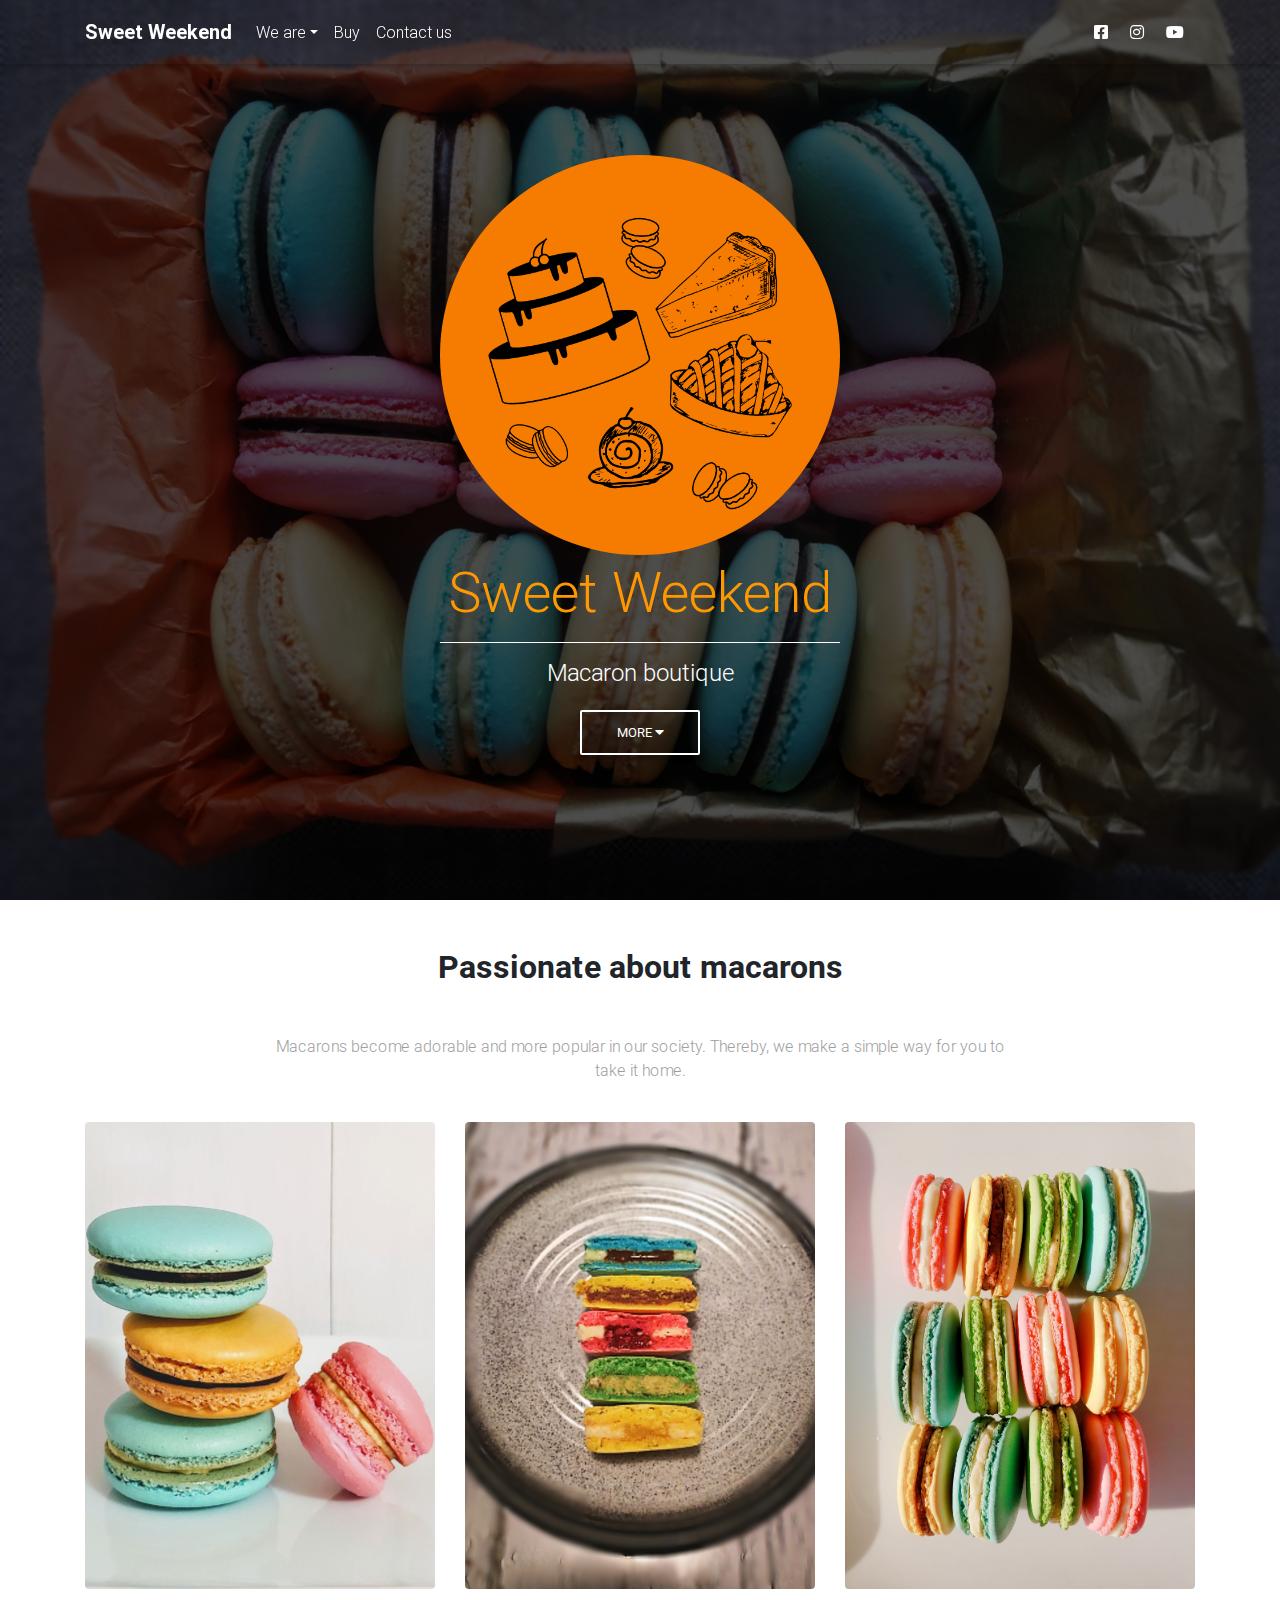
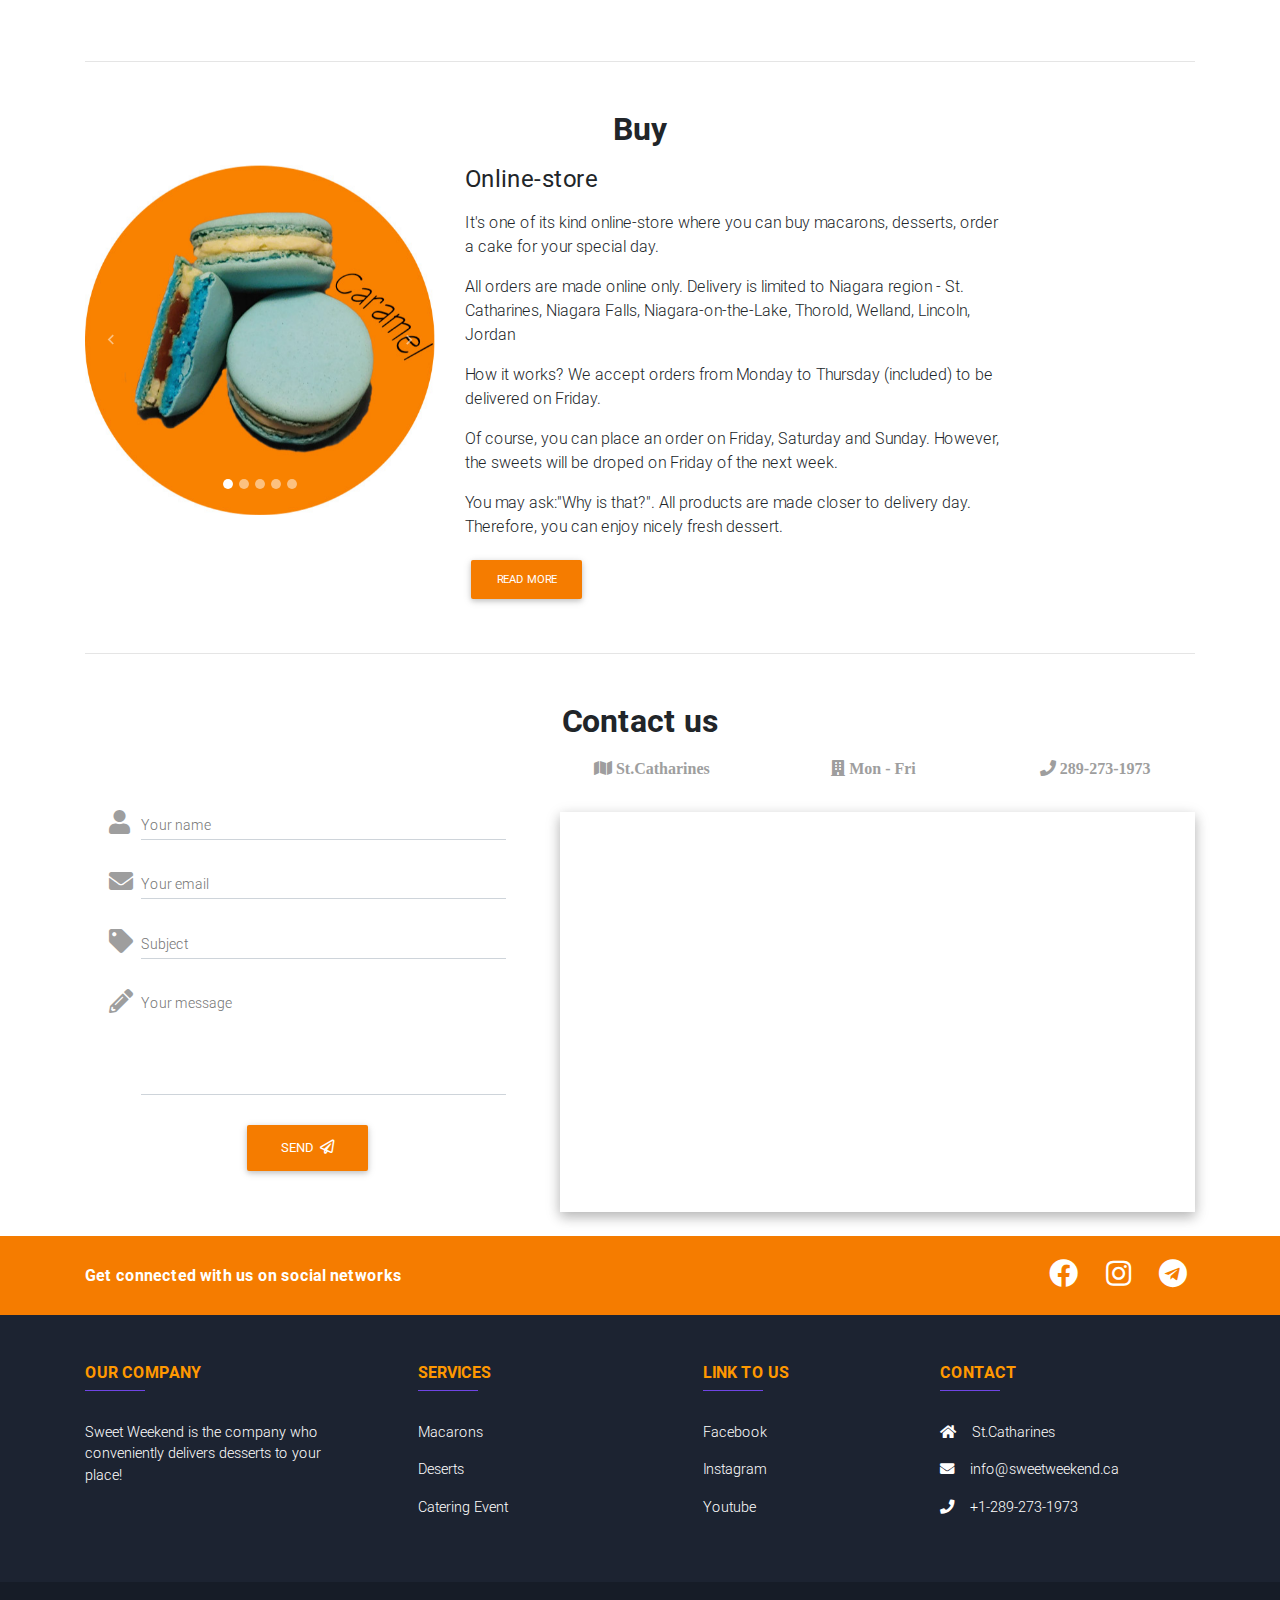
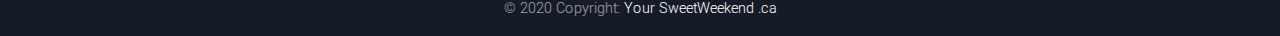
<file: index.html>
<!DOCTYPE html>
<html lang="en">

<head>
  <meta charset="utf-8">
  <meta name="viewport" content="width=device-width, initial-scale=1, shrink-to-fit=no">
  <meta http-equiv="x-ua-compatible" content="ie=edge">
  <title>SweetWeekend</title>
  <!-- Font Awesome -->
  <link rel="stylesheet" href="https://use.fontawesome.com/releases/v5.8.1/css/all.css">
  <!-- Bootstrap core CSS -->
  <link href="css/bootstrap.min.css" rel="stylesheet">
  <!-- Material Design Bootstrap -->
  <link href="css/mdb.min.css" rel="stylesheet">
  <!-- Your custom styles (optional) -->
  <link href="css/style.css" rel="stylesheet">
</head>

<body>

<header>
  <!-- Navigation bar -->
  <nav class="navbar fixed-top navbar-expand-lg navbar-dark scrolling-navbar">
    <div class="container">
      <a href="#" class="navbar-brand font-weight-bold">Sweet Weekend</a>

      <button class="navbar-toggler third-button white" type="button" data-toggle="collapse" data-target="#basicExampleNav"
          aria-controls="basicExampleNav" aria-expanded="false" aria-label="Toggle navigation">
          <div class="animated-icon3"><span></span><span></span><span></span></div>
        </button> 


      <div class="collapse navbar-collapse" id="basicExampleNav">
        <ul class="navbar-nav mr-auto smooth-scroll">
          <li class="nav-item dropdown">
            <a class="nav-link dropdown-toggle waves-effect waves-light" id="basicExampleNav" data-toggle="dropdown" aria-haspopup="true" aria-expanded="false" href="#we_are">We are</a>
            <div class="dropdown-menu orange" aria-labelledby="basicExampleNav">
              <a href="pages/coming_soon.html" class="dropdown-item waves-effect waves-light">Macarons</a>
              <a href="pages/coming_soon.html" class="dropdown-item waves-effect waves-light">Deserts</a>
              <a href="pages/coming_soon.html" class="dropdown-item waves-effect waves-light">Catering Event</a>
            </div>         
          </li>          
          <li class="nav-item">
            <a href="#buy" class="nav-link waves-effect waves-light">Buy</a>
          </li>
          <li class="nav-item">
            <a href="#contact" class="nav-link waves-effect waves-light">Contact us</a>
          </li>
        </ul>

        <ul class="navbar-nav nav-flex-icons">
          <li class="nav-item">
            <a href="https://www.facebook.com/Sweet-Weekend-104782627948735" class="nav-link waves-effect waves-light">
              <i class="fab fa-facebook-square"></i>
            </a>
          </li>
          <li class="nav-item">
            <a href="pages/coming_soon.html" class="nav-link waves-effect waves-light">
              <i class="fab fa-instagram"></i>
            </a>
          </li>
          <li class="nav-item">
            <a href="pages/coming_soon.html" class="nav-link waves-effect waves-light">
              <i class="fab fa-youtube"></i>
            </a>
          </li>
        </ul>
    </div>
  </nav>
  <!-- First Page -->
  <div id="intro" class="view">
    <div class="mask rgba-black-strong">
      <div class="container-fluid d-flex align-items-center justify-content-center h-100">
        <div class="row justify-content-center">
          <div class="col-10 col-md-10 col-lg-12 text-center">
            <img class="img-fluid rounded-circle opacity mt-3 d-block responsive" src="img/sw_logo_square.png" alt="Logo image">
            <h2 class="display-4 font-weight orange-text pt-1 mb-2">Sweet Weekend</h2>
            <hr class="hr-light">
            <h4 class="white-text my-3">Macaron boutique</h4>
            <a href="pages/coming_soon.html"  class="btn btn-outline-white waves-effect waves-light" role="button">
            More <i class="fas fa-caret-down"></i></a>
          </div>
        </div>
      </div>
    </div>
  </div>
</header> 

<main class="mt-5">
  <div class="container">
    <section id="Passion" class="text-center">
      <h2 class="mb-5 font-weight-bold">Passionate about macarons</h2>
      <div class="row d-flex justify-content-center mb-4">
        <div class="col-md-8">
          <p class="grey-text">
            Macarons become adorable and more popular in our society. Thereby, we make a simple way for you to take it home.
          </p>
        </div>
      </div>
      <div class="row">
        <div class="col-lg-4 col-md-6 mb-4">
          <div class="view overlay zoom">
            <img src="img/gallery/Macarons/row/mac_pyr.jpg" alt="Column" class="img-fluid rounded">
            <div class="mask flex-center"></div>
          </div>         
        </div>
        <div class="col-lg-4 col-md-6 mb-4">
          <div class="view overlay zoom">
            <img src="img/gallery/Macarons/row/mac_col.jpg" alt="Cut_view" class="img-fluid rounded">
            <div class="mask flex-center"></div>
          </div>          
        </div>
        <div class="col-lg-4 col-md-6 mb-4">
          <div class="view overlay zoom">
            <img src="img/gallery/Macarons/row/mac_grp1.jpg" alt="Sides" class="img-fluid rounded">
            <div class="mask flex-center"></div>
          </div>         
        </div>
        
      </div>
    </section>

    <hr class="my-5">

    <section id="buy">
      <h2 class="mb-3 font-weight-bold text-center">Buy</h2>
      <div class="row">
        <div class="col-lg-4 col-md-6 mb-4">
          <div id="carousel-example-1z" class="carousel slide carousel-fade" data-ride="carousel">
            <ol class="carousel-indicators">
              <li data-target="#carousel-example-1z" data-slide-to="0" class="active"></li>
              <li data-target="#carousel-example-1z" data-slide-to="1" class=""></li>
              <li data-target="#carousel-example-1z" data-slide-to="2" class=""></li>
              <li data-target="#carousel-example-1z" data-slide-to="3" class=""></li>
              <li data-target="#carousel-example-1z" data-slide-to="4" class=""></li>
            </ol>
            <div class="carousel-inner" role="listbox">
              <div class="carousel-item active">
                <img class="d-block w-100" src="img/gallery/Macarons/online_store/mac_carm_2.jpg" alt="">
              </div>
              <div class="carousel-item">
                <img class="d-block w-100" src="img/gallery/Macarons/online_store/mac_cho_2.jpg" alt="">
              </div>
              <div class="carousel-item">
                <img class="d-block w-100" src="img/gallery/Macarons/online_store/mac_strw_2.jpg" alt="">
              </div>
              <div class="carousel-item">
                <img class="d-block w-100" src="img/gallery/Macarons/online_store/mac_pis_2.jpg" alt="">
              </div>
              <div class="carousel-item">
                <img class="d-block w-100" src="img/gallery/Macarons/online_store/mac_lem_2.jpg" alt="">
              </div>
            </div>

            <a href="#carousel-example-1z" class="carousel-control-prev" role="button" data-slide="prev">
              <span class="carousel-control-prev-icon" area-hidden="true"></span>
            </a>
            <a href="#carousel-example-1z" class="carousel-control-next" role="button" data-slide="next">
              <span class="carousel-control-next-icon" area-hidden="true"></span>
            </a>
          </div>
        </div>
<!-- Online-store -->
        <div class="col-md-6">
          <h4 class="mb-3">
            <strong>Online-store</strong>
            </h4>
              <p>It's one of its kind online-store where you can buy macarons, desserts, order a cake for your special day.</p>
              <p>All orders are made online only. Delivery is limited to Niagara region - St. Catharines, Niagara Falls, Niagara-on-the-Lake, Thorold, Welland, Lincoln, Jordan</p>
              <p>How it works? We accept orders from Monday to Thursday (included) to be delivered on Friday.</p>
              <p>Of course, you can place an order on Friday, Saturday and Sunday. However, the sweets will be droped on Friday of the next week.</p>
              <p>You may ask:"Why is that?". All products are made closer to delivery day. Therefore, you can enjoy nicely fresh dessert.</p>
              <a href="#" class="btn btn-orange btn-md waves-effect waves-light">Read more</a>
        </div>
      </div>
    </section>
    <hr class="my-5">
<!-- Contact -->
    <section id="contact">
      <h2 class="mb-3 font-weight-bold text-center">Contact us</h2>
      <div class="row">
        <div class="col-lg-5 col-md-12">
          <form class="p-4" action="contact-form-process.php" method="POST">
            <div class="md-form form-sm">
              <i class="fa fa-user prefix grey-text"></i>
              <input type="text" id="name" name="name" class="form-control form-control-sm">
              <label for="name">Your name</label>
            </div>
            <div class="md-form form-sm">
              <i class="fa fa-envelope prefix grey-text"></i>
              <input type="text" id="email" name="email" class="form-control form-control-sm">
              <label for="email">Your email</label>
            </div>
            <div class="md-form form-sm">
              <i class="fa fa-tag prefix grey-text"></i>
              <input type="text" id="subject" name="subject" class="form-control form-control-sm">
              <label for="subject">Subject</label>
            </div>
            <div class="md-form form-sm">
              <i class="fas fa-pencil-alt prefix grey-text"></i>
              <textarea type="text" id="message" name="message" class="md-textarea form-control form-control-sm" rows="3"></textarea> 
              <label for="message">Your message</label>
            </div>
            <div class="text-center mt-4">
              <a href="https://t.me/sweetweekend">
                <button class="btn btn-orange waves-effect waves-light">Send <i class="far fa-paper-plane ml-1"></i></button>
              </a>
            </div>
          </form>
        </div>
<!-- Text and Map -->        
        <div class="col-lg-7 col-md-12">
          <div class="row text-center">
            <div class="col-lg-4 col-md-12 mb-3">
              <p><i class="fa fa-map fa-1x mr-2 grey-text"> St.Catharines</i></p>
            </div>
            <div class="col-lg-4 col-md-12 mb-3">
              <p><i class="fa fa-building fa-1x mr-2 grey-text"> Mon - Fri</i></p></div>
            <div class="col-lg-4 col-md-12 mb-3">
              <p><i class="fa fa-phone fa-1x mr-2 grey-text"> 289-273-1973</i></p></div>
          </div>
          
          <div id="map-container-google-11" class="z-depth-1-half map-container-6 mb-4" style="height: 400px">
              <iframe src="https://www.google.com/maps/embed?pb=!1m14!1m12!1m3!1d32926.06597170651!2d-79.24555552873997!3d43.161634549694746!2m3!1f0!2f0!3f0!3m2!1i1024!2i768!4f13.1!5e0!3m2!1sen!2sca!4v1571075674722!5m2!1sen!2sca" frameborder="0" style="border:0" allowfullscreen=""></iframe>
          </div>
        </div>
   
    </section>

  </div>
</main>

<footer class="page-footer font-small unique-color-dark pt-0">
  <div class="orange-color" style="background-color: #f57c00">
    <div class="container">
      <div class="row py-4 d-flex align-items-center">
        <div class="col-md-6 col-lg-5 text-center text-md-left mb-4 mb-md-0">
          <h6 class="mb-0 white-text font-weight-bold">Get connected with us on social networks</h6>
        </div>
        <div class="col-sm-4 col-md-4 col-lg-7 text-center text-sm-right text-md-right">
          <a href="https://www.facebook.com/Sweet-Weekend-104782627948735" class="fb-ic ml-0">
            <i class="fab fa-facebook white-text mr-4 fa-2x"></i>
          </a>
          <a href="#" class="fb-ic ml-0">
            <i class="fab fa-instagram white-text mr-4 fa-2x"></i>
          </a>
          <a href="https://t.me/sweetweekend" class="fb-ic ml-0">
            <i class="fab fa-telegram white-text mr-2 fa-2x"></i>
          </a>
        </div>
      </div>
    </div>
  </div>

  <div class="container mt-5 mb-4 text-center text-md-left">
    <div class="row mt-3">
      <div class="col-md-3 col-lg-4 col-xl-3 mb-4">
        <h6 class="text-uppercase font-weight-bold orange-text"><strong>Our Company</strong></h6>
        <hr class="deep-purple accent-2 mb-4 mt-0 d-inline-block mx-auto" style="width: 60px">
        <p>Sweet Weekend is the company who conveniently delivers desserts to your place!</p>
      </div>

      <div class="col-md-2 col-lg-2 col-xl-2 mx-auto mb-4">
        <h6 class="text-uppercase font-weight-bold orange-text"><strong>Services</strong></h6>
        <hr class="deep-purple accent-2 mb-4 mt-0 d-inline-block mx-auto" style="width: 60px">
        <p><a href="#Passion">Macarons</a></p>
        <p><a href="#">Deserts</a></p>
        <p><a href="#">Catering Event</a></p>
      </div>

      <div class="col-md-3 col-lg-2 col-xl-2 mx-auto mb-4">
        <h6 class="text-uppercase font-weight-bold orange-text"><strong>Link to Us</strong></h6>
        <hr class="deep-purple accent-2 mb-4 mt-0 d-inline-block mx-auto" style="width: 60px">
        <p><a href="https://www.facebook.com/Sweet-Weekend-104782627948735">Facebook</a></p>
        <p><a href="pages/coming_soon.html">Instagram</a></p>
        <p><a href="pages/coming_soon.html">Youtube</a></p>        
      </div>

      <div class="col-md-4 col-lg-3 col-xl-3">
        <h6 class="text-uppercase font-weight-bold orange-text"><strong>Contact</strong></h6>
        <hr class="deep-purple accent-2 mb-4 mt-0 d-inline-block mx-auto" style="width: 60px">
        <p><i class="fa fa-home mr-3"></i>St.Catharines</p>
        <p><i class="fa fa-envelope mr-3"></i>info@sweetweekend.ca</p>
        <p><i class="fa fa-phone mr-3"></i>+1-289-273-1973</p>
      </div>
    </div>
  </div>
  <!-- Copyright -->
    <div class="footer-copyright text-center py-3">© 2020 Copyright:
      <a href="pages/coming_soon.html"> Your SweetWeekend .ca</a>
    </div>
    <!-- Copyright -->
</footer>
  <!-- SCRIPTS -->
  <!-- JQuery -->
  <script type="text/javascript" src="js/jquery-3.3.1.min.js"></script>
  <!-- Bootstrap tooltips -->
  <script type="text/javascript" src="js/popper.min.js"></script>
  <!-- Bootstrap core JavaScript -->
  <script type="text/javascript" src="js/bootstrap.min.js"></script>
  <!-- MDB core JavaScript -->
  <script type="text/javascript" src="js/mdb.min.js"></script>
</body>

</html>
</file>
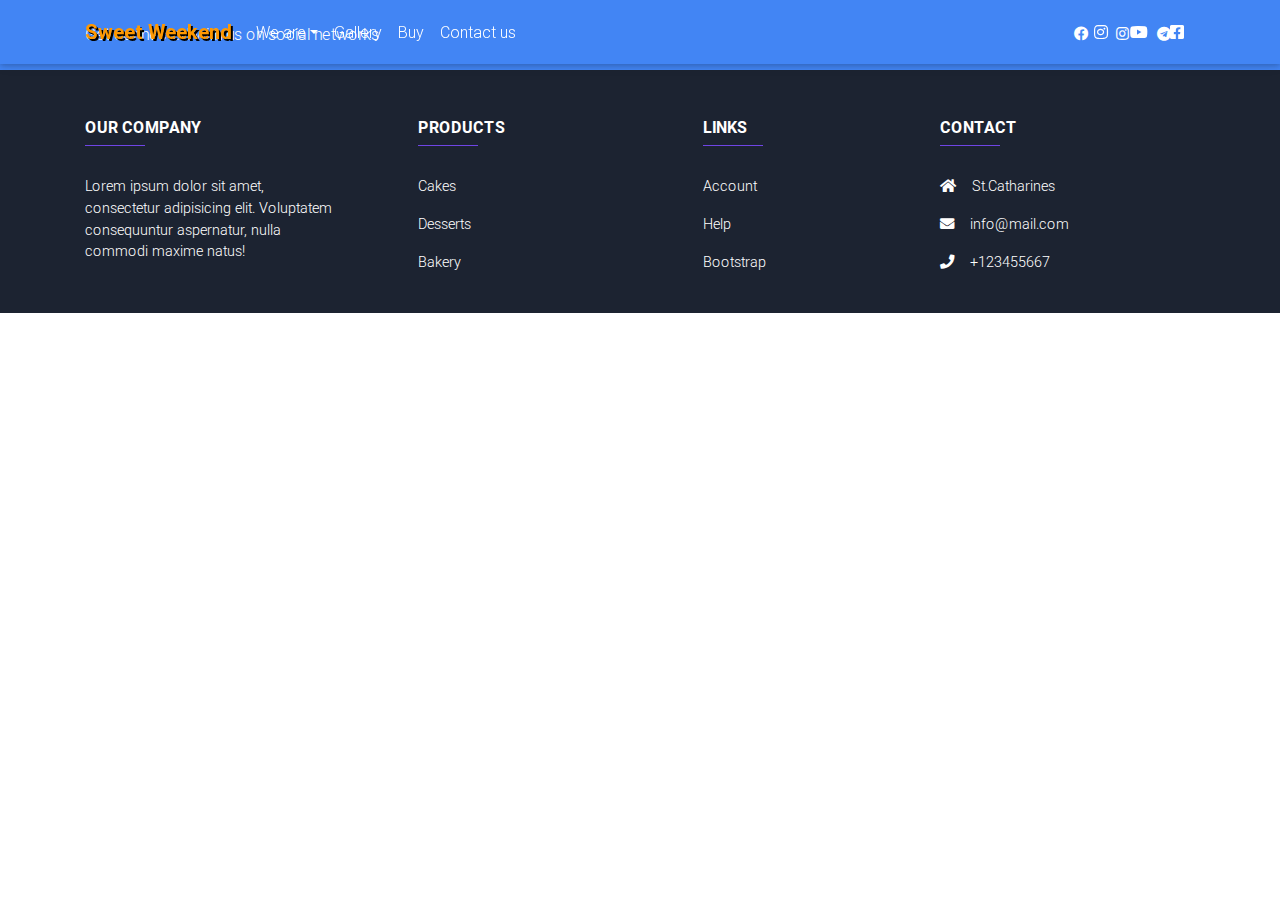
<file: cakes.html>
<!DOCTYPE html>
<html lang="en">

<head>
  <meta charset="utf-8">
  <meta name="viewport" content="width=device-width, initial-scale=1, shrink-to-fit=no">
  <meta http-equiv="x-ua-compatible" content="ie=edge">
  <title>SweetWeekend</title>
  <!-- Font Awesome -->
  <link rel="stylesheet" href="https://use.fontawesome.com/releases/v5.8.1/css/all.css">
  <!-- Bootstrap core CSS -->
  <link href="css/bootstrap.min.css" rel="stylesheet">
  <!-- Material Design Bootstrap -->
  <link href="css/mdb.min.css" rel="stylesheet">
  <!-- Your custom styles (optional) -->
  <link href="css/style.css" rel="stylesheet">
</head>

<body>

  <!-- Navbar -->

<header>
  <nav class="navbar navbar-expand-lg navbar-dark fixed-top scrolling-navbar">
    <div class="container">
      <a href="#" class="navbar-brand orange-text font-weight-bold">Sweet Weekend</a>

      <button class="navbar-toggler third-button amber lighten-2" type="button" data-toggle="collapse" data-target="#basicExampleNav"
          aria-controls="basicExampleNav" aria-expanded="false" aria-label="Toggle navigation">
          <div class="animated-icon3"><span></span><span></span><span></span></div>
        </button> 

        <!-- Under question???? -->

      <!-- <button class="navbar-toggler" type="button" data-toggle="collapse" data-target="#basicExampleNav" aria-controls="basicExampleNav" aria-expanded="false" aria-label="Toggle Navigation">
        <span class="navbar-toggler-icon"></span>
      </button> -->

      <div class="collapse navbar-collapse" id="basicExampleNav">
        <ul class="navbar-nav mr-auto smooth-scroll">
          <li class="nav-item dropdown">
            <a class="nav-link dropdown-toggle waves-effect waves-light" id="basicExampleNav" data-toggle="dropdown" aria-haspopup="true" aria-expanded="false" href="#we_are">We are</a>
            <div class="dropdown-menu orange" aria-labelledby="basicExampleNav">
              <a href="#cakes" class="dropdown-item waves-effect waves-light">Cakes</a>
              <a href="#desserts" class="dropdown-item waves-effect waves-light">Desserts</a>
              <a href="#bakery" class="dropdown-item waves-effect waves-light">Bakery</a>
            </div>         
          </li>
          <li class="nav-item">
            <a href="#gallery" class="nav-link waves-effect waves-light">Gallery</a>
          </li>
          <li class="nav-item">
            <a href="#buy" class="nav-link waves-effect waves-light">Buy</a>
          </li>
          <li class="nav-item">
            <a href="#contact" class="nav-link waves-effect waves-light">Contact us</a>
          </li>
        </ul>

        <ul class="navbar-nav nav-flex-icons">
        <li class="nav-item">
          <a href="#" class="nav-link waves-effect waves-light">
            <i class="fab fa-instagram"></i>
          </a>
        </li>
        <li class="nav-item">
          <a href="#" class="nav-link waves-effect waves-light">
            <i class="fab fa-youtube"></i>
          </a>
        </li>
        <li class="nav-item">
          <a href="#" class="nav-link waves-effect waves-light">
            <i class="fab fa-facebook-square"></i>
          </a>
        </li>
      </ul>
      </div>


    </div>
  </nav>
  

<!-- Footer -->

<footer class="page-footer font-small unique-color-dark pt-0">
  <div class="primary-color">
    <div class="container">
      <div class="row py-4 d-flex align-items-center">
        <div class="col-md-6 col-lg-5 text-center text-md-left mb-4 mb-md-0">
          <h6 class="mb-0 white-text">Get connected with us on social networks</h6>
        </div>
        <div class="col-md-6 col-lg-7 text-center text-md-right">
          <a href="#" class="fb-ic ml-0">
            <i class="fab fa-facebook white-text mr-4"></i>
          </a>
          <a href="#" class="fb-ic ml-0">
            <i class="fab fa-instagram white-text mr-4"></i>
          </a>
          <a href="#" class="fb-ic ml-0">
            <i class="fab fa-telegram white-text mr-4"></i>
          </a>
        </div>
      </div>
    </div>
  </div>

  <div class="container mt-5 mb-4 text-center text-md-left">
    <div class="row mt-3">
      <div class="col-md-3 col-lg-4 col-xl-3 mb-4">
        <h6 class="text-uppercase font-weight-bold"><strong>Our Company</strong></h6>
        <hr class="deep-purple accent-2 mb-4 mt-0 d-inline-block mx-auto" style="width: 60px">
        <p>Lorem ipsum dolor sit amet, consectetur adipisicing elit. Voluptatem consequuntur aspernatur, nulla commodi maxime natus!</p>
      </div>

      <div class="col-md-2 col-lg-2 col-xl-2 mx-auto mb-4">
        <h6 class="text-uppercase font-weight-bold"><strong>Products</strong></h6>
        <hr class="deep-purple accent-2 mb-4 mt-0 d-inline-block mx-auto" style="width: 60px">
        <p><a href="#">Cakes</a></p>
        <p><a href="#">Desserts</a></p>
        <p><a href="#">Bakery</a></p>
      </div>

      <div class="col-md-3 col-lg-2 col-xl-2 mx-auto mb-4">
        <h6 class="text-uppercase font-weight-bold"><strong>Links</strong></h6>
        <hr class="deep-purple accent-2 mb-4 mt-0 d-inline-block mx-auto" style="width: 60px">
        <p><a href="#">Account</a></p>
        <p><a href="#">Help</a></p>
        <p><a href="#">Bootstrap</a></p>        
      </div>

      <div class="col-md-4 col-lg-3 col-xl-3">
        <h6 class="text-uppercase font-weight-bold"><strong>Contact</strong></h6>
        <hr class="deep-purple accent-2 mb-4 mt-0 d-inline-block mx-auto" style="width: 60px">
        <p><i class="fa fa-home mr-3"></i>St.Catharines</p>
        <p><i class="fa fa-envelope mr-3"></i>info@mail.com</p>
        <p><i class="fa fa-phone mr-3"></i>+123455667</p>
      </div>
    </div>
  </div>
</footer>
  <!-- SCRIPTS -->
  <!-- JQuery -->
  <script type="text/javascript" src="js/jquery-3.3.1.min.js"></script>
  <!-- Bootstrap tooltips -->
  <script type="text/javascript" src="js/popper.min.js"></script>
  <!-- Bootstrap core JavaScript -->
  <script type="text/javascript" src="js/bootstrap.min.js"></script>
  <!-- MDB core JavaScript -->
  <script type="text/javascript" src="js/mdb.min.js"></script>
</body>

</html>
</file>
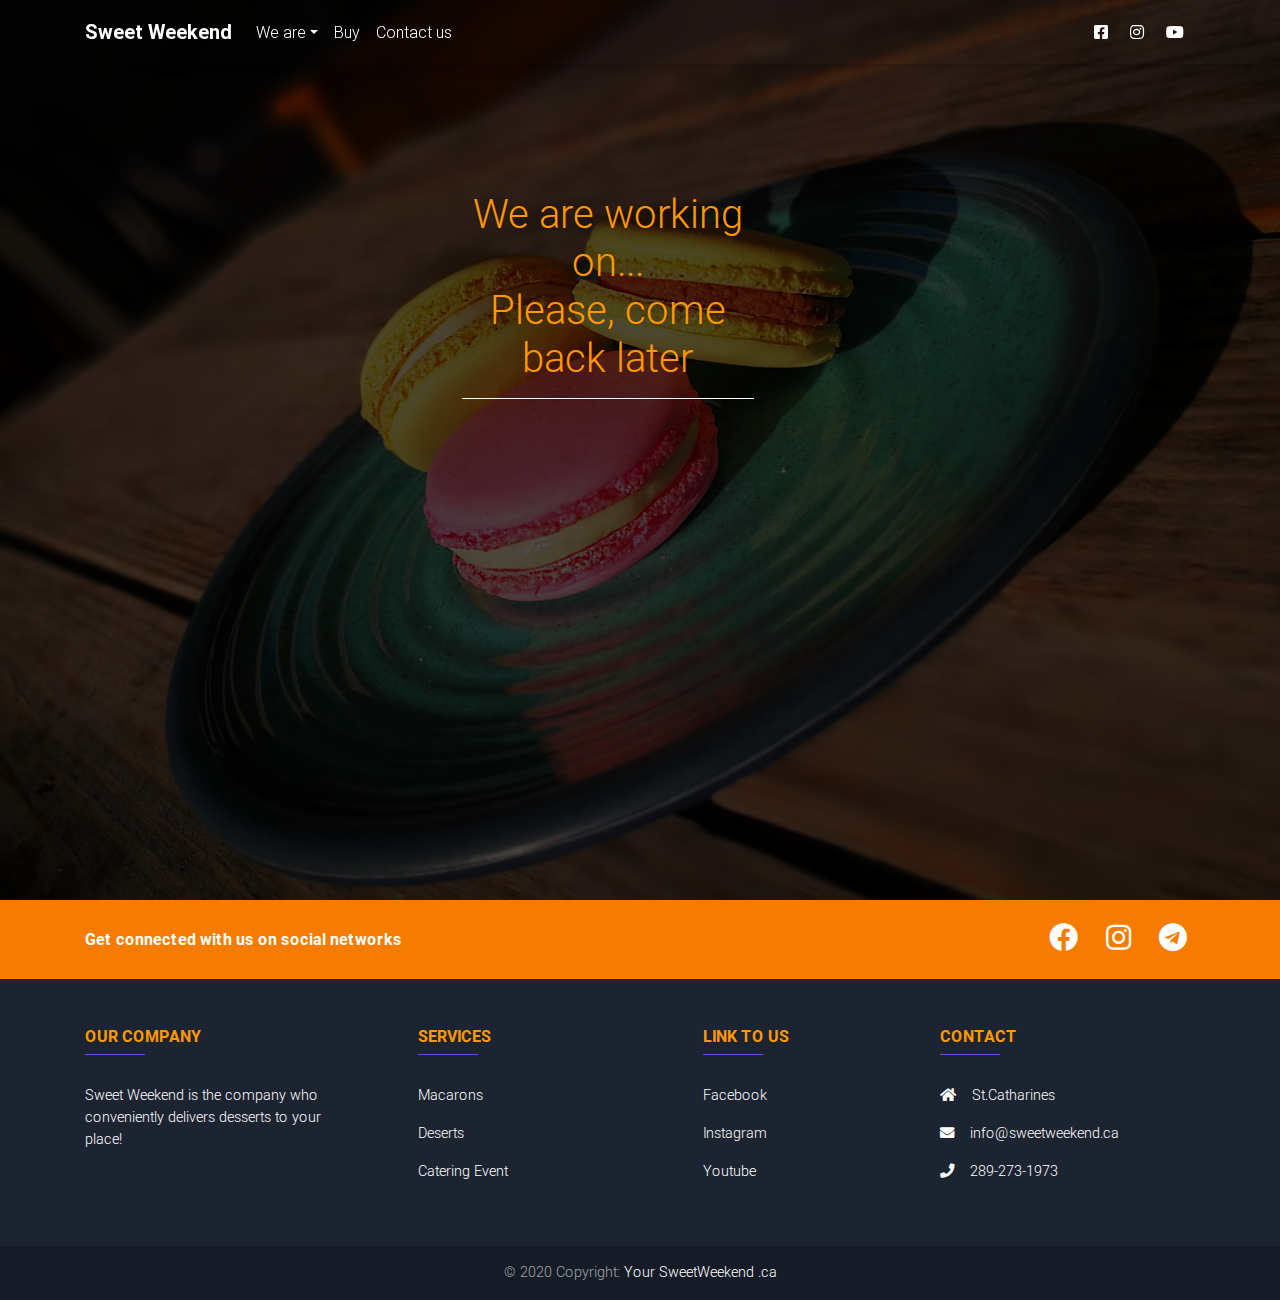
<file: coming_soon.html>
<!DOCTYPE html>
<html lang="en">

<head>
  <meta charset="utf-8">
  <meta name="viewport" content="width=device-width, initial-scale=1, shrink-to-fit=no">
  <meta http-equiv="x-ua-compatible" content="ie=edge">
  <title>SweetWeekend</title>
  <!-- Font Awesome -->
  <link rel="stylesheet" href="https://use.fontawesome.com/releases/v5.8.1/css/all.css">
  <!-- Bootstrap core CSS -->
  <link href="css/bootstrap.min.css" rel="stylesheet">
  <!-- Material Design Bootstrap -->
  <link href="css/mdb.min.css" rel="stylesheet">
  <!-- Your custom styles (optional) -->
  <link href="css/style.css" rel="stylesheet">
</head>

<body>

<header>
  <!-- Navigation bar -->
  <nav class="navbar fixed-top navbar-expand-lg navbar-dark scrolling-navbar">
    <div class="container">
      <a href="index.html" class="navbar-brand font-weight-bold">Sweet Weekend</a>

      <button class="navbar-toggler third-button white" type="button" data-toggle="collapse" data-target="#basicExampleNav"
          aria-controls="basicExampleNav" aria-expanded="false" aria-label="Toggle navigation">
          <div class="animated-icon3"><span></span><span></span><span></span></div>
        </button> 


      <div class="collapse navbar-collapse" id="basicExampleNav">
        <ul class="navbar-nav mr-auto smooth-scroll">
          <li class="nav-item dropdown">
            <a class="nav-link dropdown-toggle waves-effect waves-light" id="basicExampleNav" data-toggle="dropdown" aria-haspopup="true" aria-expanded="false" href="#we_are">We are</a>
            <div class="dropdown-menu orange" aria-labelledby="basicExampleNav">
              <a href="macarons.html" class="dropdown-item waves-effect waves-light">Macarons</a>
              <a href="#desserts" class="dropdown-item waves-effect waves-light">Deserts</a>
              <a href="#bakery" class="dropdown-item waves-effect waves-light">Catering Event</a>
            </div>         
          </li>          
          <li class="nav-item">
            <a href="#buy" class="nav-link waves-effect waves-light">Buy</a>
          </li>
          <li class="nav-item">
            <a href="#contact" class="nav-link waves-effect waves-light">Contact us</a>
          </li>
        </ul>

        <ul class="navbar-nav nav-flex-icons">
          <li class="nav-item">
            <a href="https://www.facebook.com/Sweet-Weekend-104782627948735" class="nav-link waves-effect waves-light">
              <i class="fab fa-facebook-square"></i>
            </a>
          </li>
          <li class="nav-item">
            <a href="#" class="nav-link waves-effect waves-light">
              <i class="fab fa-instagram"></i>
            </a>
          </li>
          <li class="nav-item">
            <a href="#" class="nav-link waves-effect waves-light">
              <i class="fab fa-youtube"></i>
            </a>
          </li>
        </ul>
    </div>
  </nav>
  <div id="cs" class="view">
    <div class="mask rgba-black-strong">
      <div class="container-fluid d-flex align-center justify-content-center pt-5">
        <div class="row col-lg-4 col-md-6 col-sm-2 align-items-center text-center" style="height: 500px">
         
          <div class="col-md-10">
            <h1 class="display-5 font-weight orange-text pt-2 mb-2">We are working on...<br>
            Please, come back later</h1>
            <hr class="hr-light">
            
          </div>
        </div>
      </div>
    </div>
  </div>
</header> 
<!-- main -->

<!-- <main class="mt-5">
  <div class="container">
    <section id="#" class="view">
      <div class="mask rgba-black-strong">
        <div class="container-fluid d-flex align-items-center justify-content-center h-100">
          <div class="row d-flex justify-content-center text-center">
            <img src="img/sw_logo_square.png" class="img-fluid rounded-circle opacity mx-auto d-block" alt="Responsive image">
            <div class="col-md-10">
              <h2 class="display-4 font-weight orange-text pt-2 mb-2">Sweet Weekend</h2>
              <hr class="hr-light">
              <h4 class="white-text my-4">Macarons' boutique</h4>
              <button class="btn btn-outline-white waves-effect waves-light">
                More <i class="fas fa-caret"></i>
              </button>
            </div>
          </div>
        </div>
      </div>
    </section>
  </div>
</main> -->

  <!-- Footer -->

  <footer class="page-footer font-small unique-color-dark pt-0">
  <div class="orange-color" style="background-color: #f57c00">
    <div class="container">
      <div class="row py-4 d-flex align-items-center">
        <div class="col-md-6 col-lg-5 text-center text-md-left mb-4 mb-md-0">
          <h6 class="mb-0 white-text font-weight-bold">Get connected with us on social networks</h6>
        </div>
        <div class="col-sm-4 col-md-4 col-lg-7 text-center text-sm-right text-md-right">
          <a href="#" class="fb-ic ml-0">
            <i class="fab fa-facebook white-text mr-4 fa-2x"></i>
          </a>
          <a href="#" class="fb-ic ml-0">
            <i class="fab fa-instagram white-text mr-4 fa-2x"></i>
          </a>
          <a href="https://t.me/sweetweekend" class="fb-ic ml-0">
            <i class="fab fa-telegram white-text mr-2 fa-2x"></i>
          </a>
        </div>
      </div>
    </div>
  </div>

  <div class="container mt-5 mb-4 text-center text-md-left">
    <div class="row mt-3">
      <div class="col-md-3 col-lg-4 col-xl-3 mb-4">
        <h6 class="text-uppercase font-weight-bold orange-text"><strong>Our Company</strong></h6>
        <hr class="deep-purple accent-2 mb-4 mt-0 d-inline-block mx-auto" style="width: 60px">
        <p>Sweet Weekend is the company who conveniently delivers desserts to your place!</p>
      </div>

      <div class="col-md-2 col-lg-2 col-xl-2 mx-auto mb-4">
        <h6 class="text-uppercase font-weight-bold orange-text"><strong>Services</strong></h6>
        <hr class="deep-purple accent-2 mb-4 mt-0 d-inline-block mx-auto" style="width: 60px">
        <p><a href="#Passion">Macarons</a></p>
        <p><a href="#">Deserts</a></p>
        <p><a href="#">Catering Event</a></p>
      </div>

      <div class="col-md-3 col-lg-2 col-xl-2 mx-auto mb-4">
        <h6 class="text-uppercase font-weight-bold orange-text"><strong>Link to Us</strong></h6>
        <hr class="deep-purple accent-2 mb-4 mt-0 d-inline-block mx-auto" style="width: 60px">
        <p><a href="https://www.facebook.com/Sweet-Weekend-104782627948735">Facebook</a></p>
        <p><a href="#">Instagram</a></p>
        <p><a href="#">Youtube</a></p>        
      </div>

      <div class="col-md-4 col-lg-3 col-xl-3">
        <h6 class="text-uppercase font-weight-bold orange-text"><strong>Contact</strong></h6>
        <hr class="deep-purple accent-2 mb-4 mt-0 d-inline-block mx-auto" style="width: 60px">
        <p><i class="fa fa-home mr-3"></i>St.Catharines</p>
        <p><i class="fa fa-envelope mr-3"></i>info@sweetweekend.ca</p>
        <p><i class="fa fa-phone mr-3"></i>289-273-1973</p>
      </div>
    </div>
  </div>
  <!-- Copyright -->
    <div class="footer-copyright text-center py-3">© 2020 Copyright:
      <a href="https://mdbootstrap.com/education/bootstrap/"> Your SweetWeekend .ca</a>
    </div>
    <!-- Copyright -->
</footer>
  <!-- SCRIPTS -->
  <!-- JQuery -->
  <script type="text/javascript" src="js/jquery-3.3.1.min.js"></script>
  <!-- Bootstrap tooltips -->
  <script type="text/javascript" src="js/popper.min.js"></script>
  <!-- Bootstrap core JavaScript -->
  <script type="text/javascript" src="js/bootstrap.min.js"></script>
  <!-- MDB core JavaScript -->
  <script type="text/javascript" src="js/mdb.min.js"></script>
</body>

</html>
</file>
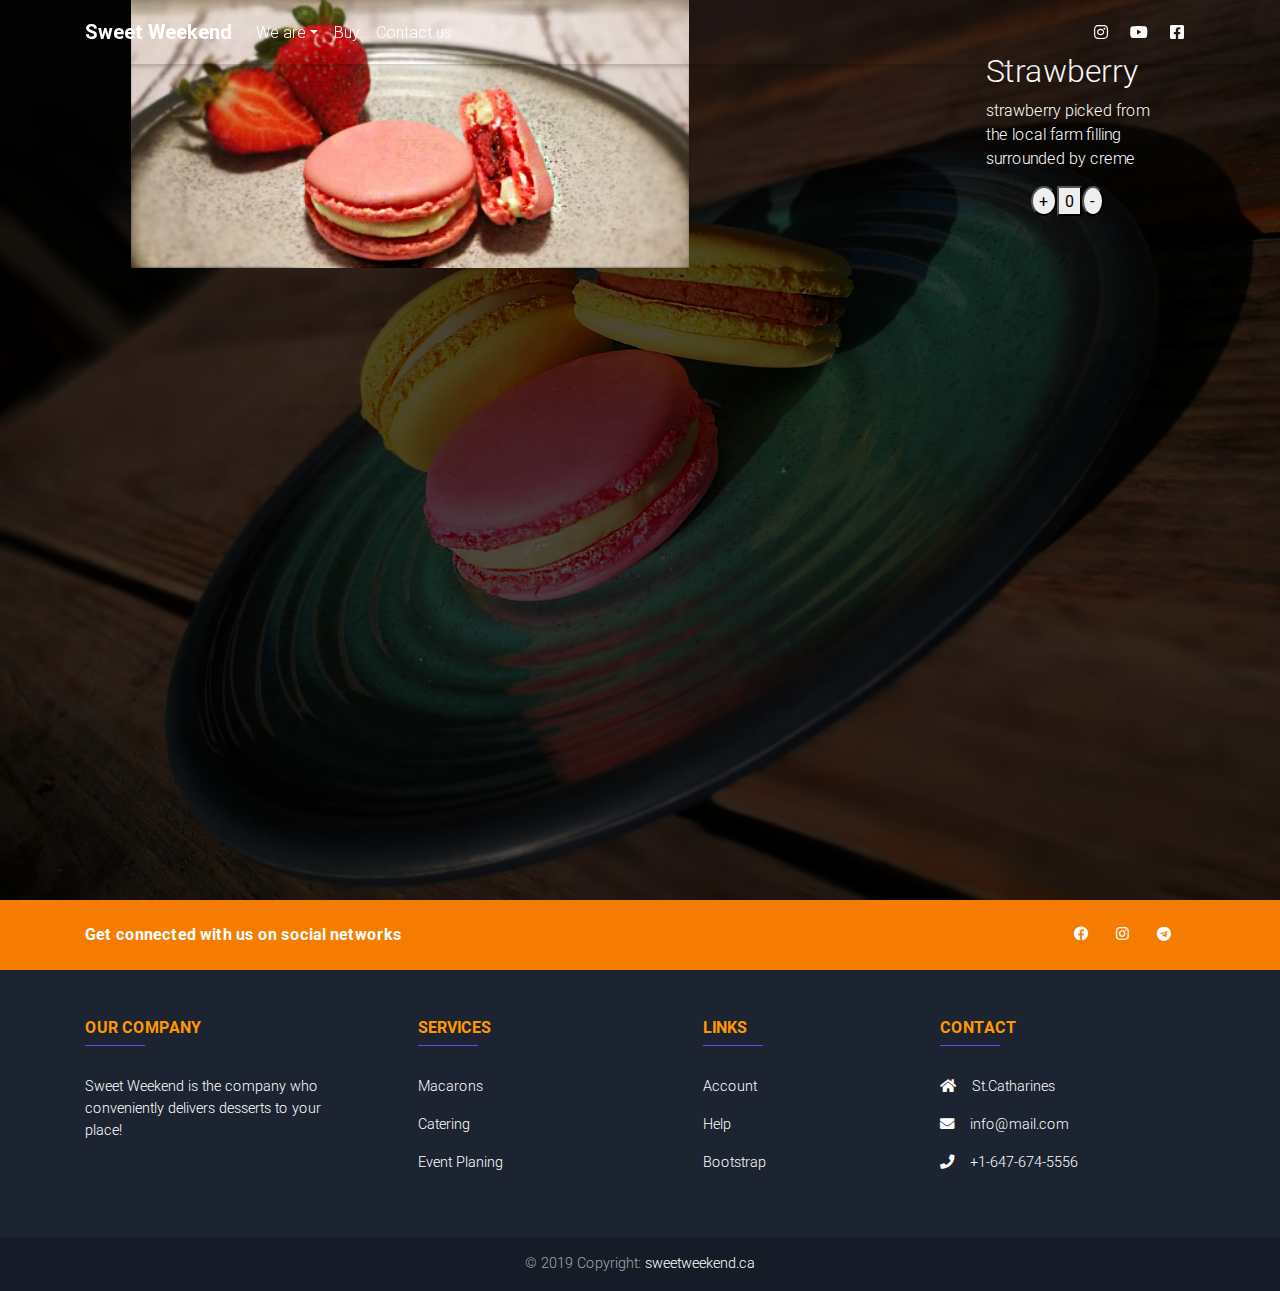
<file: macarons.html>
<!DOCTYPE html>
<html lang="en">

<head>
  <meta charset="utf-8">
  <meta name="viewport" content="width=device-width, initial-scale=1, shrink-to-fit=no">
  <meta http-equiv="x-ua-compatible" content="ie=edge">
  <title>SweetWeekend</title>
  <!-- Font Awesome -->
  <link rel="stylesheet" href="https://use.fontawesome.com/releases/v5.8.1/css/all.css">
  <!-- Bootstrap core CSS -->
  <link href="css/bootstrap.min.css" rel="stylesheet">
  <!-- Material Design Bootstrap -->
  <link href="css/mdb.min.css" rel="stylesheet">
  <!-- Your custom styles (optional) -->
  <link href="css/style.css" rel="stylesheet">
</head>

<body>

<header>
  <nav class="navbar fixed-top navbar-expand-lg navbar-dark  scrolling-navbar">
    <div class="container">
      <a href="index.html" class="navbar-brand font-weight-bold">Sweet Weekend</a>

      <button class="navbar-toggler third-button white" type="button" data-toggle="collapse" data-target="#basicExampleNav"
          aria-controls="basicExampleNav" aria-expanded="false" aria-label="Toggle navigation">
          <div class="animated-icon3"><span></span><span></span><span></span></div>
        </button> 

      <div class="collapse navbar-collapse" id="basicExampleNav">
        <ul class="navbar-nav mr-auto smooth-scroll">
          <li class="nav-item dropdown">
            <a class="nav-link dropdown-toggle waves-effect waves-light" id="basicExampleNav" data-toggle="dropdown" aria-haspopup="true" aria-expanded="false" href="#we_are">We are</a>
            <div class="dropdown-menu orange" aria-labelledby="basicExampleNav">
              <a href="#Passion" class="dropdown-item waves-effect waves-light">Macarons</a>
              <a href="#desserts" class="dropdown-item waves-effect waves-light">Catering</a>
              <a href="#bakery" class="dropdown-item waves-effect waves-light">Event Planing</a>
            </div>         
          </li>          
          <li class="nav-item">
            <a href="#buy" class="nav-link waves-effect waves-light">Buy</a>
          </li>
          <li class="nav-item">
            <a href="#contact" class="nav-link waves-effect waves-light">Contact us</a>
          </li>
        </ul>

        <ul class="navbar-nav nav-flex-icons">
          <li class="nav-item">
            <a href="#" class="nav-link waves-effect waves-light">
              <i class="fab fa-instagram"></i>
            </a>
          </li>
          <li class="nav-item">
            <a href="#" class="nav-link waves-effect waves-light">
              <i class="fab fa-youtube"></i>
            </a>
          </li>
          <li class="nav-item">
            <a href="#" class="nav-link waves-effect waves-light">
              <i class="fab fa-facebook-square"></i>
            </a>
          </li>
        </ul>
    </div>
  </nav>
  <!-- Begining -->
<section id="macarons" class="view">
  <div class="mask rgba-black-strong">
    <div class="container">
      <div class="row justify-content-center align-items-center">
        <div class="image w-75">
          <img class="straw_mac" src="img/Web_pics/straw_mac.jpg"></img>
        </div>
        <div class="descr justify-content-center align-items-center">
          <h2 class="title text-white">Strawberry</h2>
          <p class="descr text-white">strawberry picked from<br>the local farm filling<br>surrounded by creme</p>
          <div class="row justify-content-center">
            <button class="plus rounded-circle" type="button">+</button>
            <button class="number" type="button">0</button>
            <button class="minus rounded-circle" type="button">-</button>
          </div>
        </div>
      </div>
    </div>

    <!-- <div class="container-fluid d-flex align-items-center justify-content-center h-100">
      <div class="row justify-content-center ">
        <div class="col-10 col-md-10 col-lg-12 text-center">
          <img src="img/sw_logo_square.png" class="img-fluid rounded-circle opacity mt-3 d-block responsive" alt="Responsive image">
          <h2 class="display-4 font-weight orange-text text-center pt-1 mb-2">Sweet Weekend</h2>
          <hr class="hr-light">
          <h4 class="white-text my-3">Macaron boutique</h4>
          <button class="btn btn-outline-white waves-effect waves-light">
            More <i class="fas fa-caret"></i>
          </button>
        </div>
      </div>
    </div> -->
  </div>
</section>
  
</header>

<!-- <main class="mt-5">
  <div class="container">
    <section id="macarons" class="view">
      <div class="mask rgba-black-strong">
        <div class="container-fluid d-flex align-items-center justify-content-center h-100">
          <div class="row d-flex justify-content-center text-center">
            <img src="img/sw_logo_square.png" class="img-fluid rounded-circle opacity mx-auto d-block" alt="Responsive image">
            <div class="col-md-10">
              <h2 class="display-4 font-weight orange-text pt-2 mb-2">Sweet Weekend</h2>
              <hr class="hr-light">
              <h4 class="white-text my-4">Macarons' boutique</h4>
              <button class="btn btn-outline-white waves-effect waves-light">
                More <i class="fas fa-caret"></i>
              </button>
            </div>
          </div>
        </div>
      </div>
    </section>
  </div>
</main> -->




<footer class="page-footer font-small unique-color-dark pt-0">
  <div class="orange-color" style="background-color: #f57c00">
    <div class="container">
      <div class="row py-4 d-flex align-items-center">
        <div class="col-md-6 col-lg-5 text-center text-md-left mb-4 mb-md-0">
          <h6 class="mb-0 white-text font-weight-bold">Get connected with us on social networks</h6>
        </div>
        <div class="col-md-6 col-lg-7 text-center text-md-right">
          <a href="#" class="fb-ic ml-0">
            <i class="fab fa-facebook white-text mr-4"></i>
          </a>
          <a href="#" class="fb-ic ml-0">
            <i class="fab fa-instagram white-text mr-4"></i>
          </a>
          <a href="#" class="fb-ic ml-0">
            <i class="fab fa-telegram white-text mr-4"></i>
          </a>
        </div>
      </div>
    </div>
  </div>

  <div class="container mt-5 mb-4 text-center text-md-left">
    <div class="row mt-3">
      <div class="col-md-3 col-lg-4 col-xl-3 mb-4">
        <h6 class="text-uppercase font-weight-bold orange-text"><strong>Our Company</strong></h6>
        <hr class="deep-purple accent-2 mb-4 mt-0 d-inline-block mx-auto" style="width: 60px">
        <p>Sweet Weekend is the company who conveniently delivers desserts to your place!</p>
      </div>

      <div class="col-md-2 col-lg-2 col-xl-2 mx-auto mb-4">
        <h6 class="text-uppercase font-weight-bold orange-text"><strong>Services</strong></h6>
        <hr class="deep-purple accent-2 mb-4 mt-0 d-inline-block mx-auto" style="width: 60px">
        <p><a href="#Passion">Macarons</a></p>
        <p><a href="#">Catering</a></p>
        <p><a href="#">Event Planing</a></p>
      </div>

      <div class="col-md-3 col-lg-2 col-xl-2 mx-auto mb-4">
        <h6 class="text-uppercase font-weight-bold orange-text"><strong>Links</strong></h6>
        <hr class="deep-purple accent-2 mb-4 mt-0 d-inline-block mx-auto" style="width: 60px">
        <p><a href="#">Account</a></p>
        <p><a href="#">Help</a></p>
        <p><a href="#">Bootstrap</a></p>        
      </div>

      <div class="col-md-4 col-lg-3 col-xl-3">
        <h6 class="text-uppercase font-weight-bold orange-text"><strong>Contact</strong></h6>
        <hr class="deep-purple accent-2 mb-4 mt-0 d-inline-block mx-auto" style="width: 60px">
        <p><i class="fa fa-home mr-3"></i>St.Catharines</p>
        <p><i class="fa fa-envelope mr-3"></i>info@mail.com</p>
        <p><i class="fa fa-phone mr-3"></i>+1-647-674-5556</p>
      </div>
    </div>
  </div>
  <!-- Copyright -->
    <div class="footer-copyright text-center py-3">© 2019 Copyright:
      <a href="https://mdbootstrap.com/education/bootstrap/"> sweetweekend.ca</a>
    </div>
    <!-- Copyright -->
</footer>
  <!-- SCRIPTS -->
  <!-- JQuery -->
  <script type="text/javascript" src="js/jquery-3.3.1.min.js"></script>
  <!-- Bootstrap tooltips -->
  <script type="text/javascript" src="js/popper.min.js"></script>
  <!-- Bootstrap core JavaScript -->
  <script type="text/javascript" src="js/bootstrap.min.js"></script>
  <!-- MDB core JavaScript -->
  <script type="text/javascript" src="js/mdb.min.js"></script>
</body>

</html>
</file>
<file: css/style.css>
html,body,header, #intro,#macarons,#cs{
	height: 100%;

}
#intro{
	background: url(../img/Macarons-3_wo_logo.png) no-repeat center center fixed;
	-webkit-background-size: cover;
	background-size: cover;
}
#macarons, #cs{
	background: url(../img/macarons_page_main.png) no-repeat center center fixed;
	-webkit-background-size: cover;
	background-size: cover;
}
.top-nav-collapse{
	background-color: #f57c00;

}
nav.container{
	margin: auto;
}

a.orange-text {
	text-shadow: 2px 2px black;
}
/*.animated-icon3 span:nth-child(1) {
top: 0px;
-webkit-transform-origin: left center;
-moz-transform-origin: left center;
-o-transform-origin: left center;
transform-origin: left center;
}

.animated-icon3 span:nth-child(2) {
top: 10px;
-webkit-transform-origin: left center;
-moz-transform-origin: left center;
-o-transform-origin: left center;
transform-origin: left center;
}

.animated-icon3 span:nth-child(3) {
top: 20px;
-webkit-transform-origin: left center;
-moz-transform-origin: left center;
-o-transform-origin: left center;
transform-origin: left center;
}

.animated-icon3.open span:nth-child(1) {
-webkit-transform: rotate(45deg);
-moz-transform: rotate(45deg);
-o-transform: rotate(45deg);
transform: rotate(45deg);
top: 0px;
left: 8px;
}

.animated-icon3.open span:nth-child(2) {
width: 0%;
opacity: 0;
}

.animated-icon3.open span:nth-child(3) {
-webkit-transform: rotate(-45deg);
-moz-transform: rotate(-45deg);
-o-transform: rotate(-45deg);
transform: rotate(-45deg);
top: 21px;
left: 8px;
}*/
@media (max-width: 768px) {
	.navbar:not(.top-nav-collapse){
		background: #f57c00;
	}
}

/*.icon {
	display: inline;
	-webkit-box-sizing: border-box;
	-moz-box-sizing: border-box;
	box-sizing: border-box;
	height: 54px;
	width: 64px;*/

}

/*img .cake-icon {
	height: 60px;
*/
}
/*img .cake-icon {
	/*display: block;*/
/*	height: 64px;
	background: url(../img/svg/cake-icon.svg);
	width: 60px;
}*/
*/
.dessert-icon {
	background: url(../img/svg/dessert-icon.svg);
}
.bakery-icon {
	background: url(../img/svg/bakery-icon.svg);
}
.map-container-6{
overflow:hidden;
padding-bottom:56.25%;
position:relative;
height:0;
}
.map-container-6 iframe{
left:0;
top:0;
height:100%;
width:100%;
position:absolute;
}

/*Macarons Page*/

p.descr{
	text-decoration-color: #ffffff;

}
</file>
